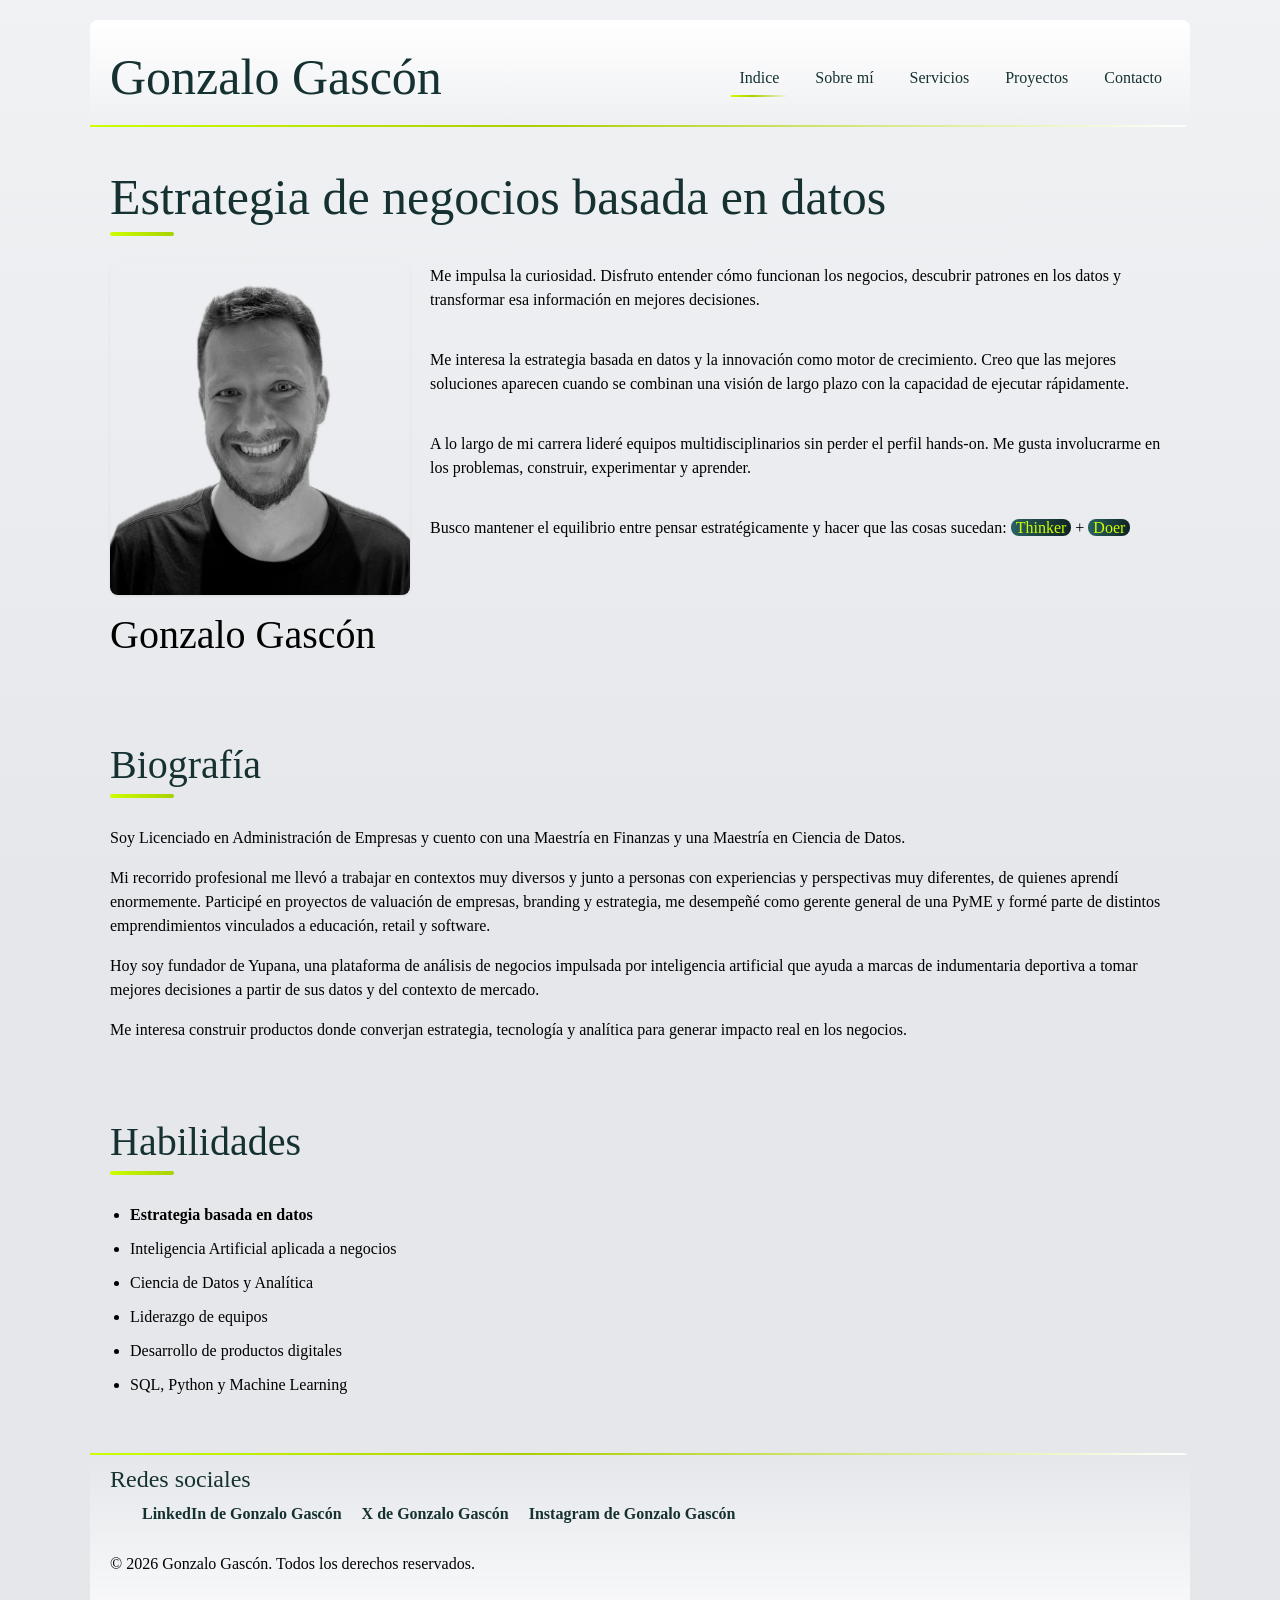
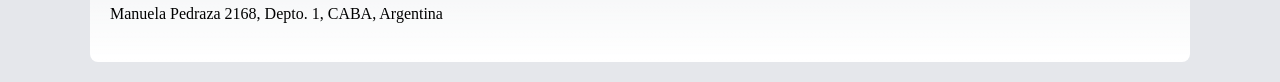
<file: index.html>
<!DOCTYPE html>
<html lang="es">

<head>
    <meta charset="UTF-8">
    <meta name="viewport" content="width=device-width, initial-scale=1.0">
    <title>Gonzalo Gascón | Estrategia de negocios basada en datos e IA</title>
    <meta name="description" content="Gonzalo Gascón, consultor de estrategia y ciencia de datos en Buenos Aires. Fundador de Yupana, plataforma de análisis de negocios con inteligencia artificial.">
    <meta name="keywords" content="estrategia de negocios, ciencia de datos, inteligencia artificial aplicada">
    <meta name="author" content="Gonzalo Gascón">
    <meta name="robots" content="index, follow">
    <link rel="stylesheet" href="https://cdn.jsdelivr.net/npm/bootstrap@5.3.3/dist/css/bootstrap.min.css">
    <!-- Animate.css: librería de animaciones 100% CSS. Se usa con clases en
         el marcado (animate__animated + el nombre de la animación) y no
         necesita JavaScript. Va ANTES de style.css para que los estilos
         propios puedan pisarla si hace falta. -->
    <link rel="stylesheet"
        href="https://cdnjs.cloudflare.com/ajax/libs/animate.css/4.1.1/animate.min.css">
    <link rel="stylesheet" href="css/style.css">
</head>

<body>

    <header class="animate__animated animate__fadeInDown">
        <nav class="navbar navbar-expand-md" aria-label="Navegación principal">
            <div class="container-fluid">

                <a class="navbar-brand" href="index.html">Gonzalo Gascón</a>

                <button class="navbar-toggler" type="button" data-bs-toggle="collapse"
                    data-bs-target="#menuPrincipal" aria-controls="menuPrincipal" aria-expanded="false"
                    aria-label="Abrir menú de navegación">
                    <span class="navbar-toggler-icon"></span>
                </button>

                <div class="collapse navbar-collapse" id="menuPrincipal">
                    <ul class="navbar-nav ms-auto">
                        <li class="nav-item"><a class="nav-link active" aria-current="page" href="#">Indice</a></li>
                        <li class="nav-item"><a class="nav-link" href="pages/sobreMi.html">Sobre mí</a></li>
                        <li class="nav-item"><a class="nav-link" href="pages/servicios.html">Servicios</a></li>
                        <li class="nav-item"><a class="nav-link" href="pages/proyectos.html">Proyectos</a></li>
                        <li class="nav-item"><a class="nav-link" href="pages/contacto.html">Contacto</a></li>
                    </ul>
                </div>

            </div>
        </nav>
    </header>

    <main>

        <section class="presentacion animate__animated animate__fadeInUp animate__delay-1s">
            <h1>Estrategia de negocios basada en datos</h1>
            <figure>
                <img src="img/gonzalo-gascon.png"
                     alt="Retrato en blanco y negro de Gonzalo Gascón, consultor de estrategia y ciencia de datos"
                     width="300">
                <figcaption>Gonzalo Gascón</figcaption>
            </figure>
            <article>
                <p>
                    Me impulsa la curiosidad. Disfruto entender cómo funcionan los negocios,
                    descubrir patrones en los datos y transformar esa información en mejores
                    decisiones.
                </p>

                <p>
                    Me interesa la estrategia basada en datos y la innovación como motor de
                    crecimiento. Creo que las mejores soluciones aparecen cuando se combinan
                    una visión de largo plazo con la capacidad de ejecutar rápidamente.
                </p>

                <p>
                    A lo largo de mi carrera lideré equipos multidisciplinarios sin perder el
                    perfil hands-on. Me gusta involucrarme en los problemas, construir,
                    experimentar y aprender.
                </p>

                <p>
                    Busco mantener el equilibrio entre pensar estratégicamente y hacer que las
                    cosas sucedan: <em>Thinker</em> +
                    <em>Doer</em>
                </p>
            </article>
        </section>

        <section>
            <h2>Biografía</h2>
            <article>
                <p>
                    Soy Licenciado en Administración de Empresas y cuento con una Maestría en
                    Finanzas y una Maestría en Ciencia de Datos.
                </p>

                <p>
                    Mi recorrido profesional me llevó a trabajar en contextos muy diversos y
                    junto a personas con experiencias y perspectivas muy diferentes, de quienes
                    aprendí enormemente. Participé en proyectos de valuación de empresas,
                    branding y estrategia, me desempeñé como gerente general de una PyME y
                    formé parte de distintos emprendimientos vinculados a educación, retail y
                    software.
                </p>

                <p>
                    Hoy soy fundador de Yupana, una plataforma de análisis de negocios
                    impulsada por inteligencia artificial que ayuda a marcas de indumentaria
                    deportiva a tomar mejores decisiones a partir de sus datos y del contexto
                    de mercado.
                </p>

                <p>
                    Me interesa construir productos donde converjan estrategia, tecnología y
                    analítica para generar impacto real en los negocios.
                </p>
            </article>
        </section>

        <section>
            <h2>Habilidades</h2>
            <ul>
                <li class="Destacado">Estrategia basada en datos</li>
                <li>Inteligencia Artificial aplicada a negocios</li>
                <li>Ciencia de Datos y Analítica</li>
                <li>Liderazgo de equipos</li>
                <li>Desarrollo de productos digitales</li>
                <li>SQL, Python y Machine Learning</li>
            </ul>
        </section>

    </main>

    <footer class="animate__animated animate__fadeIn animate__delay-2s">
        <nav aria-label="Redes sociales">
            <h2>Redes sociales</h2>
            <ul>
                <li><a href="https://www.linkedin.com/in/gongascon/" target="_blank" rel="noopener">LinkedIn de Gonzalo Gascón</a></li>
                <li><a href="https://x.com/Gonzichulo" target="_blank" rel="noopener">X de Gonzalo Gascón</a></li>
                <li><a href="https://www.instagram.com/gonzichulo/" target="_blank" rel="noopener">Instagram de Gonzalo Gascón</a></li>
            </ul>
        </nav>

        <p>&copy; 2026 Gonzalo Gascón. Todos los derechos reservados.</p>
        <address>
            Manuela Pedraza 2168, Depto. 1,
            CABA, Argentina
        </address>
    </footer>

    <script src="https://cdn.jsdelivr.net/npm/bootstrap@5.3.3/dist/js/bootstrap.bundle.min.js"></script>

</body>

</html>
</file>
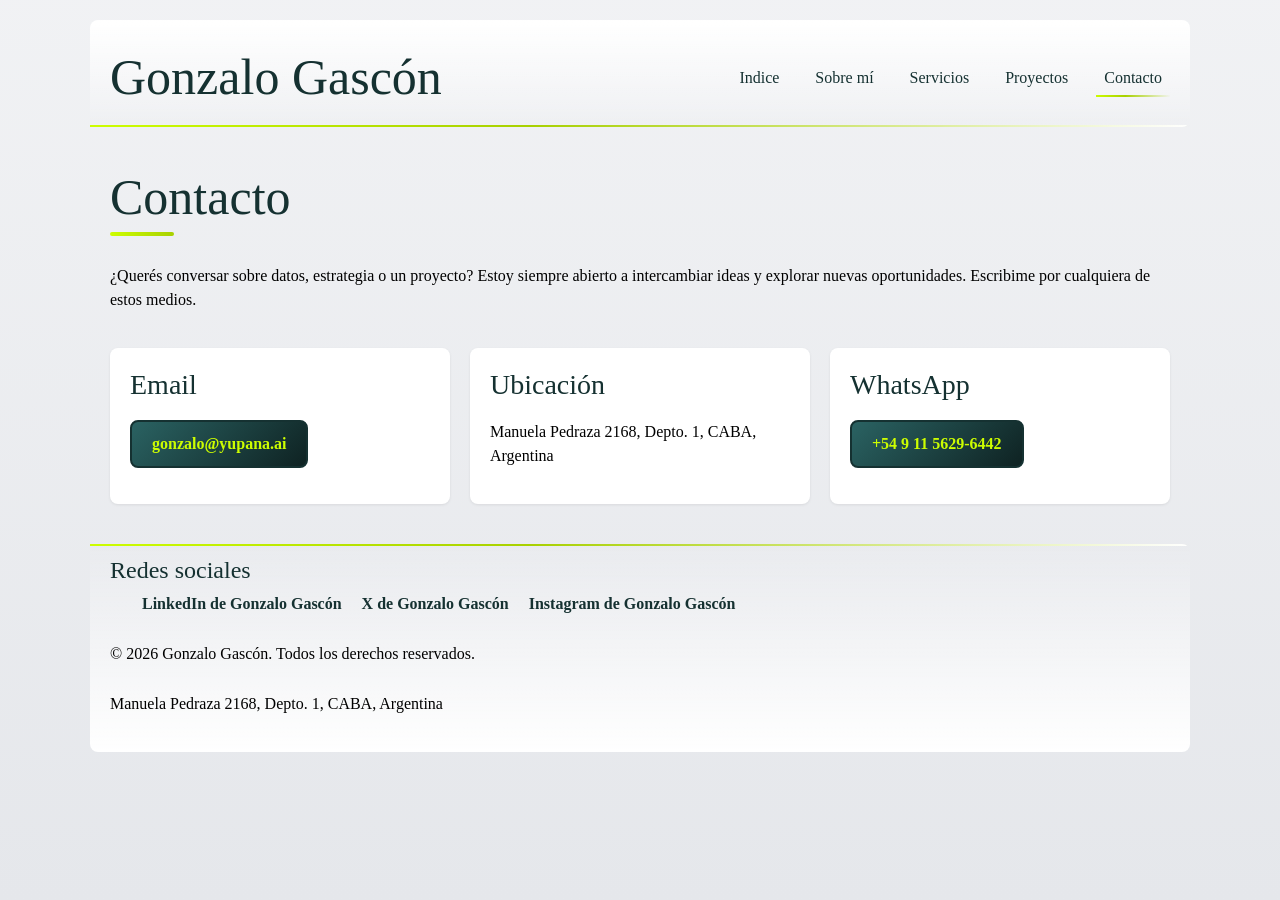
<file: pages/contacto.html>
<!DOCTYPE html>
<html lang="es">

<head>
    <meta charset="UTF-8">
    <meta name="viewport" content="width=device-width, initial-scale=1.0">
    <title>Contacto | Gonzalo Gascón, consultor de estrategia y datos</title>
    <meta name="description" content="Escribime por email o WhatsApp para conversar sobre estrategia, datos o un proyecto de negocio. Consultoría desde CABA, Argentina.">
    <meta name="keywords" content="contacto consultor de negocios, estrategia de datos, CABA Argentina">
    <meta name="author" content="Gonzalo Gascón">
    <meta name="robots" content="index, follow">
    <link rel="stylesheet" href="https://cdn.jsdelivr.net/npm/bootstrap@5.3.3/dist/css/bootstrap.min.css">
    <!-- Animate.css: librería de animaciones 100% CSS. Se usa con clases en
         el marcado (animate__animated + el nombre de la animación) y no
         necesita JavaScript. Va ANTES de style.css para que los estilos
         propios puedan pisarla si hace falta. -->
    <link rel="stylesheet"
        href="https://cdnjs.cloudflare.com/ajax/libs/animate.css/4.1.1/animate.min.css">
    <link rel="stylesheet" href="../css/style.css">
</head>

<body>

    <header class="animate__animated animate__fadeInDown">
        <nav class="navbar navbar-expand-md" aria-label="Navegación principal">
            <div class="container-fluid">

                <a class="navbar-brand" href="../index.html">Gonzalo Gascón</a>

                <button class="navbar-toggler" type="button" data-bs-toggle="collapse"
                    data-bs-target="#menuPrincipal" aria-controls="menuPrincipal" aria-expanded="false"
                    aria-label="Abrir menú de navegación">
                    <span class="navbar-toggler-icon"></span>
                </button>

                <div class="collapse navbar-collapse" id="menuPrincipal">
                    <ul class="navbar-nav ms-auto">
                        <li class="nav-item"><a class="nav-link" href="../index.html">Indice</a></li>
                        <li class="nav-item"><a class="nav-link" href="sobreMi.html">Sobre mí</a></li>
                        <li class="nav-item"><a class="nav-link" href="servicios.html">Servicios</a></li>
                        <li class="nav-item"><a class="nav-link" href="proyectos.html">Proyectos</a></li>
                        <li class="nav-item"><a class="nav-link active" aria-current="page" href="#">Contacto</a></li>
                    </ul>
                </div>

            </div>
        </nav>
    </header>

    <main>

        <section class="animate__animated animate__fadeInUp animate__delay-1s">
            <h1>Contacto</h1>
            <p>
                ¿Querés conversar sobre datos, estrategia o un proyecto?
                Estoy siempre abierto a intercambiar ideas y explorar nuevas
                oportunidades. Escribime por cualquiera de estos medios.
            </p>

            <div class="datos-contacto">
                <div class="dato">
                    <h2>Email</h2>
                    <a class="boton" href="mailto:gonzalo@yupana.ai">gonzalo@yupana.ai</a>
                </div>

                <div class="dato">
                    <h2>Ubicación</h2>
                    <address>
                        Manuela Pedraza 2168, Depto. 1,
                        CABA, Argentina
                    </address>
                </div>

                <div class="dato">
                    <h2>WhatsApp</h2>
                    <a class="boton" href="https://wa.me/5491156296442" target="_blank" rel="noopener">+54 9 11 5629-6442</a>
                </div>
            </div>
        </section>

    </main>

    <footer class="animate__animated animate__fadeIn animate__delay-2s">
        <nav aria-label="Redes sociales">
            <h2>Redes sociales</h2>
            <ul>
                <li><a href="https://www.linkedin.com/in/gongascon/" target="_blank" rel="noopener">LinkedIn de Gonzalo Gascón</a></li>
                <li><a href="https://x.com/Gonzichulo" target="_blank" rel="noopener">X de Gonzalo Gascón</a></li>
                <li><a href="https://www.instagram.com/gonzichulo/" target="_blank" rel="noopener">Instagram de Gonzalo Gascón</a></li>
            </ul>
        </nav>

        <p>&copy; 2026 Gonzalo Gascón. Todos los derechos reservados.</p>
        <address>
            Manuela Pedraza 2168, Depto. 1,
            CABA, Argentina
        </address>
    </footer>

    <script src="https://cdn.jsdelivr.net/npm/bootstrap@5.3.3/dist/js/bootstrap.bundle.min.js"></script>

</body>
</html>
</file>
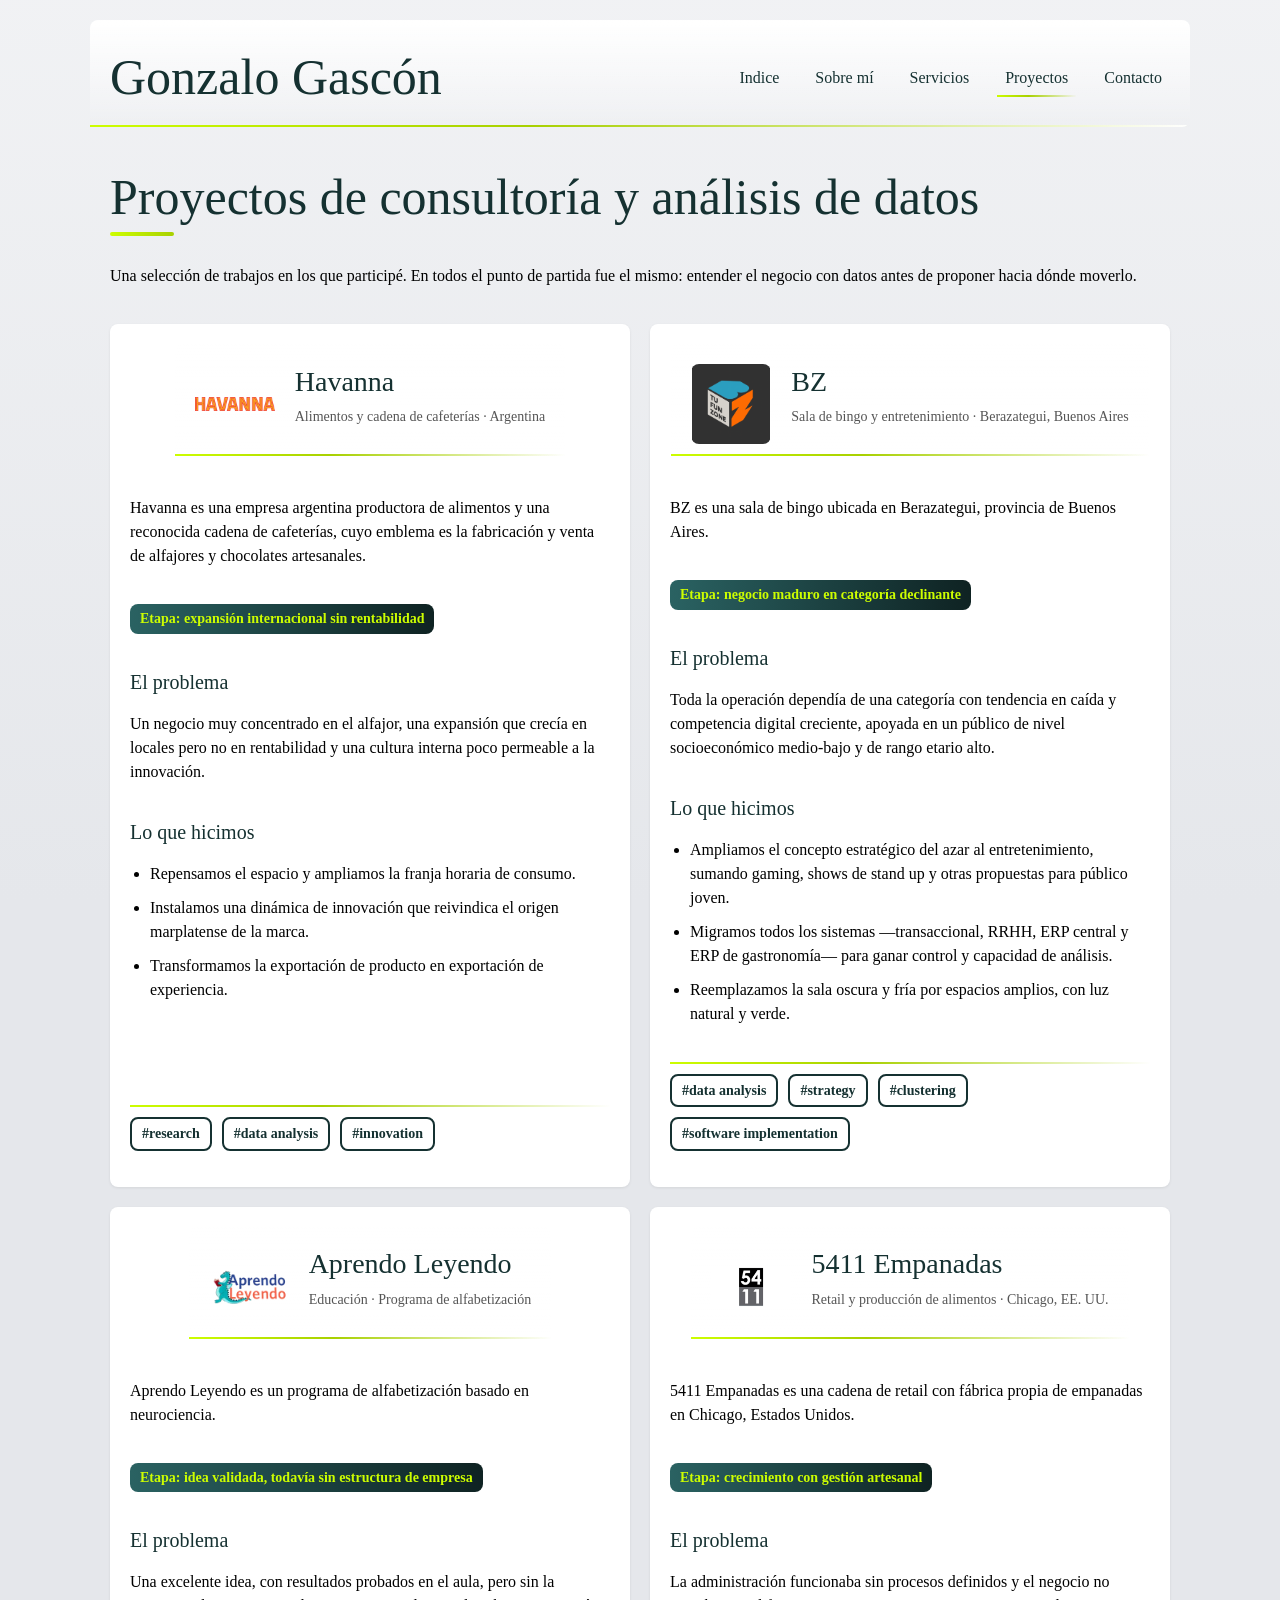
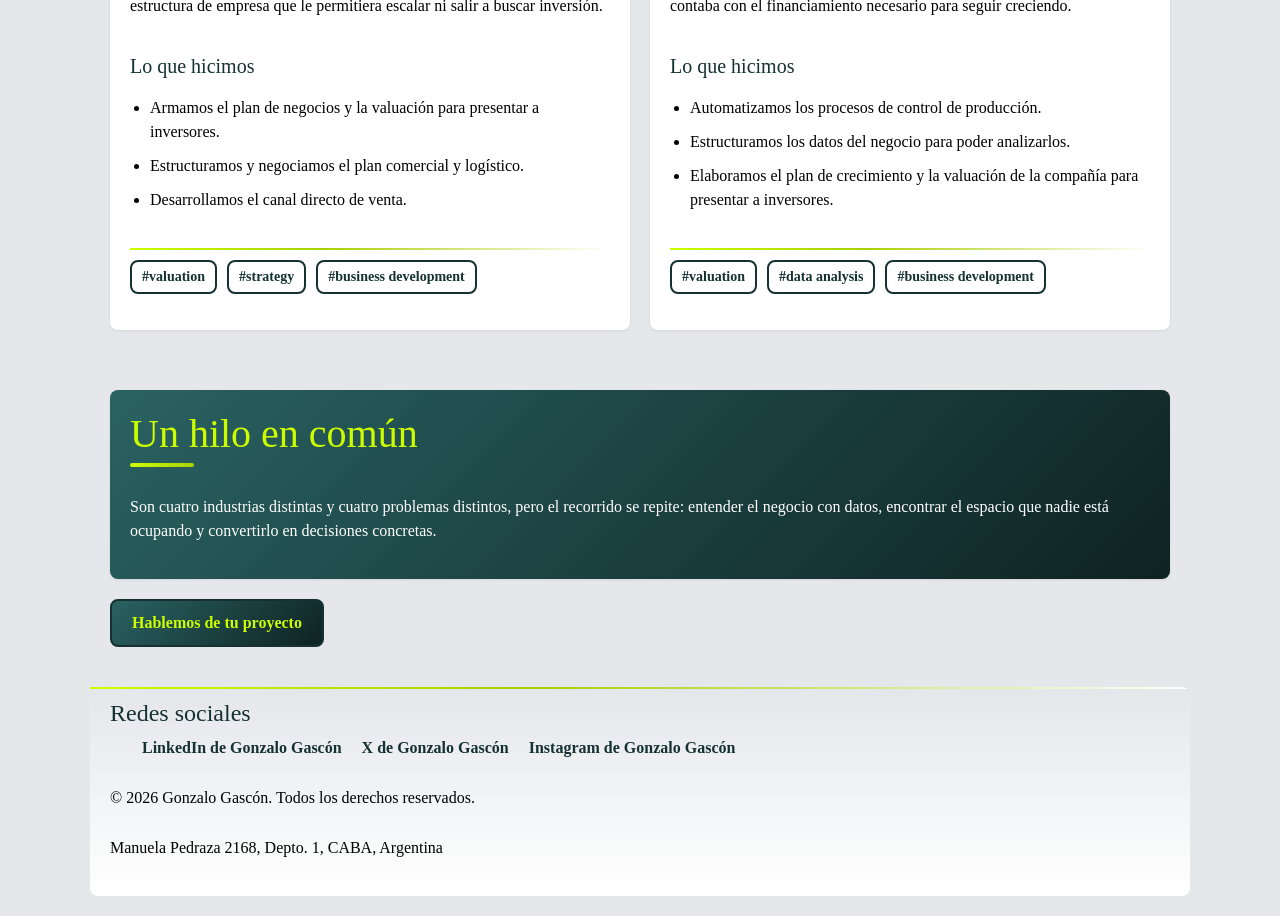
<file: pages/proyectos.html>
<!DOCTYPE html>
<html lang="es">

<head>
    <meta charset="UTF-8">
    <meta name="viewport" content="width=device-width, initial-scale=1.0">
    <title>Proyectos de consultoría y análisis de datos | Gonzalo Gascón</title>
    <meta name="description" content="Casos de trabajo con Havanna, BZ, Aprendo Leyendo y 5411 Empanadas: diagnóstico con datos, estrategia e innovación aplicada al negocio.">
    <meta name="keywords" content="casos de consultoría, análisis de datos, innovación de negocios">
    <meta name="author" content="Gonzalo Gascón">
    <meta name="robots" content="index, follow">
    <link rel="stylesheet" href="https://cdn.jsdelivr.net/npm/bootstrap@5.3.3/dist/css/bootstrap.min.css">
    <!-- Animate.css: librería de animaciones 100% CSS. Se usa con clases en
         el marcado (animate__animated + el nombre de la animación) y no
         necesita JavaScript. Va ANTES de style.css para que los estilos
         propios puedan pisarla si hace falta. -->
    <link rel="stylesheet"
        href="https://cdnjs.cloudflare.com/ajax/libs/animate.css/4.1.1/animate.min.css">
    <link rel="stylesheet" href="../css/style.css">
</head>

<body>

    <header class="animate__animated animate__fadeInDown">
        <nav class="navbar navbar-expand-md" aria-label="Navegación principal">
            <div class="container-fluid">

                <a class="navbar-brand" href="../index.html">Gonzalo Gascón</a>

                <button class="navbar-toggler" type="button" data-bs-toggle="collapse"
                    data-bs-target="#menuPrincipal" aria-controls="menuPrincipal" aria-expanded="false"
                    aria-label="Abrir menú de navegación">
                    <span class="navbar-toggler-icon"></span>
                </button>

                <div class="collapse navbar-collapse" id="menuPrincipal">
                    <ul class="navbar-nav ms-auto">
                        <li class="nav-item"><a class="nav-link" href="../index.html">Indice</a></li>
                        <li class="nav-item"><a class="nav-link" href="sobreMi.html">Sobre mí</a></li>
                        <li class="nav-item"><a class="nav-link" href="servicios.html">Servicios</a></li>
                        <li class="nav-item"><a class="nav-link active" aria-current="page" href="#">Proyectos</a></li>
                        <li class="nav-item"><a class="nav-link" href="contacto.html">Contacto</a></li>
                    </ul>
                </div>

            </div>
        </nav>
    </header>

    <main>

        <section class="animate__animated animate__fadeInUp animate__delay-1s">
            <h1>Proyectos de consultoría y análisis de datos</h1>
            <p>
                Una selección de trabajos en los que participé. En todos el
                punto de partida fue el mismo: entender el negocio con datos
                antes de proponer hacia dónde moverlo.
            </p>

            <!-- Tarjetas de proyecto: cada una cuenta la empresa, el momento que
                 atravesaba, el problema y lo que se hizo. En mobile van apiladas
                 y desde desktop pasan a dos columnas. -->
            <div class="proyectos">

                <article class="proyecto">
                    <header class="proyecto-encabezado">
                        <img class="logo" src="../img/logo-havanna.png" alt="Logo de Havanna, cadena argentina de alfajores y cafeterías">
                        <div>
                            <h2>Havanna</h2>
                            <p class="rubro">Alimentos y cadena de cafeterías · Argentina</p>
                        </div>
                    </header>

                    <p>
                        Havanna es una empresa argentina productora de alimentos y
                        una reconocida cadena de cafeterías, cuyo emblema es la
                        fabricación y venta de alfajores y chocolates artesanales.
                    </p>

                    <p class="etapa">Etapa: expansión internacional sin rentabilidad</p>

                    <div class="bloque">
                        <h3>El problema</h3>
                        <p>
                            Un negocio muy concentrado en el alfajor, una expansión
                            que crecía en locales pero no en rentabilidad y una
                            cultura interna poco permeable a la innovación.
                        </p>
                    </div>

                    <div class="bloque">
                        <h3>Lo que hicimos</h3>
                        <ul>
                            <li>Repensamos el espacio y ampliamos la franja horaria de consumo.</li>
                            <li>Instalamos una dinámica de innovación que reivindica el origen marplatense de la marca.</li>
                            <li>Transformamos la exportación de producto en exportación de experiencia.</li>
                        </ul>
                    </div>

                    <ul class="keywords">
                        <li>#research</li>
                        <li>#data analysis</li>
                        <li>#innovation</li>
                    </ul>
                </article>

                <article class="proyecto">
                    <header class="proyecto-encabezado">
                        <img class="logo" src="../img/bz-tu-fun-zone.png" alt="Logo de BZ Tu Fun Zone, sala de bingo y entretenimiento">
                        <div>
                            <h2>BZ</h2>
                            <p class="rubro">Sala de bingo y entretenimiento · Berazategui, Buenos Aires</p>
                        </div>
                    </header>

                    <p>
                        BZ es una sala de bingo ubicada en Berazategui, provincia de
                        Buenos Aires.
                    </p>

                    <p class="etapa">Etapa: negocio maduro en categoría declinante</p>

                    <div class="bloque">
                        <h3>El problema</h3>
                        <p>
                            Toda la operación dependía de una categoría con tendencia
                            en caída y competencia digital creciente, apoyada en un
                            público de nivel socioeconómico medio-bajo y de rango
                            etario alto.
                        </p>
                    </div>

                    <div class="bloque">
                        <h3>Lo que hicimos</h3>
                        <ul>
                            <li>Ampliamos el concepto estratégico del azar al entretenimiento, sumando gaming, shows de stand up y otras propuestas para público joven.</li>
                            <li>Migramos todos los sistemas —transaccional, RRHH, ERP central y ERP de gastronomía— para ganar control y capacidad de análisis.</li>
                            <li>Reemplazamos la sala oscura y fría por espacios amplios, con luz natural y verde.</li>
                        </ul>
                    </div>

                    <ul class="keywords">
                        <li>#data analysis</li>
                        <li>#strategy</li>
                        <li>#clustering</li>
                        <li>#software implementation</li>
                    </ul>
                </article>

                <article class="proyecto">
                    <header class="proyecto-encabezado">
                        <img class="logo" src="../img/aprendo-leyendo.png" alt="Logo de Aprendo Leyendo, programa de alfabetización basado en neurociencia">
                        <div>
                            <h2>Aprendo Leyendo</h2>
                            <p class="rubro">Educación · Programa de alfabetización</p>
                        </div>
                    </header>

                    <p>
                        Aprendo Leyendo es un programa de alfabetización basado en
                        neurociencia.
                    </p>

                    <p class="etapa">Etapa: idea validada, todavía sin estructura de empresa</p>

                    <div class="bloque">
                        <h3>El problema</h3>
                        <p>
                            Una excelente idea, con resultados probados en el aula,
                            pero sin la estructura de empresa que le permitiera
                            escalar ni salir a buscar inversión.
                        </p>
                    </div>

                    <div class="bloque">
                        <h3>Lo que hicimos</h3>
                        <ul>
                            <li>Armamos el plan de negocios y la valuación para presentar a inversores.</li>
                            <li>Estructuramos y negociamos el plan comercial y logístico.</li>
                            <li>Desarrollamos el canal directo de venta.</li>
                        </ul>
                    </div>

                    <ul class="keywords">
                        <li>#valuation</li>
                        <li>#strategy</li>
                        <li>#business development</li>
                    </ul>
                </article>

                <article class="proyecto">
                    <header class="proyecto-encabezado">
                        <img class="logo" src="../img/5411-empanadas.png" alt="Logo de 5411 Empanadas, cadena de empanadas argentinas en Chicago">
                        <div>
                            <h2>5411 Empanadas</h2>
                            <p class="rubro">Retail y producción de alimentos · Chicago, EE. UU.</p>
                        </div>
                    </header>

                    <p>
                        5411 Empanadas es una cadena de retail con fábrica propia de
                        empanadas en Chicago, Estados Unidos.
                    </p>

                    <p class="etapa">Etapa: crecimiento con gestión artesanal</p>

                    <div class="bloque">
                        <h3>El problema</h3>
                        <p>
                            La administración funcionaba sin procesos definidos y el
                            negocio no contaba con el financiamiento necesario para
                            seguir creciendo.
                        </p>
                    </div>

                    <div class="bloque">
                        <h3>Lo que hicimos</h3>
                        <ul>
                            <li>Automatizamos los procesos de control de producción.</li>
                            <li>Estructuramos los datos del negocio para poder analizarlos.</li>
                            <li>Elaboramos el plan de crecimiento y la valuación de la compañía para presentar a inversores.</li>
                        </ul>
                    </div>

                    <ul class="keywords">
                        <li>#valuation</li>
                        <li>#data analysis</li>
                        <li>#business development</li>
                    </ul>
                </article>

            </div>
        </section>

        <section>
            <div class="como-trabajo">
                <h2>Un hilo en común</h2>
                <p>
                    Son cuatro industrias distintas y cuatro problemas distintos,
                    pero el recorrido se repite: entender el negocio con datos,
                    encontrar el espacio que nadie está ocupando y convertirlo en
                    decisiones concretas.
                </p>
            </div>

            <a class="boton" href="contacto.html">Hablemos de tu proyecto</a>
        </section>

    </main>

    <footer class="animate__animated animate__fadeIn animate__delay-2s">
        <nav aria-label="Redes sociales">
            <h2>Redes sociales</h2>
            <ul>
                <li><a href="https://www.linkedin.com/in/gongascon/" target="_blank" rel="noopener">LinkedIn de Gonzalo Gascón</a></li>
                <li><a href="https://x.com/Gonzichulo" target="_blank" rel="noopener">X de Gonzalo Gascón</a></li>
                <li><a href="https://www.instagram.com/gonzichulo/" target="_blank" rel="noopener">Instagram de Gonzalo Gascón</a></li>
            </ul>
        </nav>

        <p>&copy; 2026 Gonzalo Gascón. Todos los derechos reservados.</p>
        <address>
            Manuela Pedraza 2168, Depto. 1,
            CABA, Argentina
        </address>
    </footer>

    <script src="https://cdn.jsdelivr.net/npm/bootstrap@5.3.3/dist/js/bootstrap.bundle.min.js"></script>

</body>
</html>
</file>
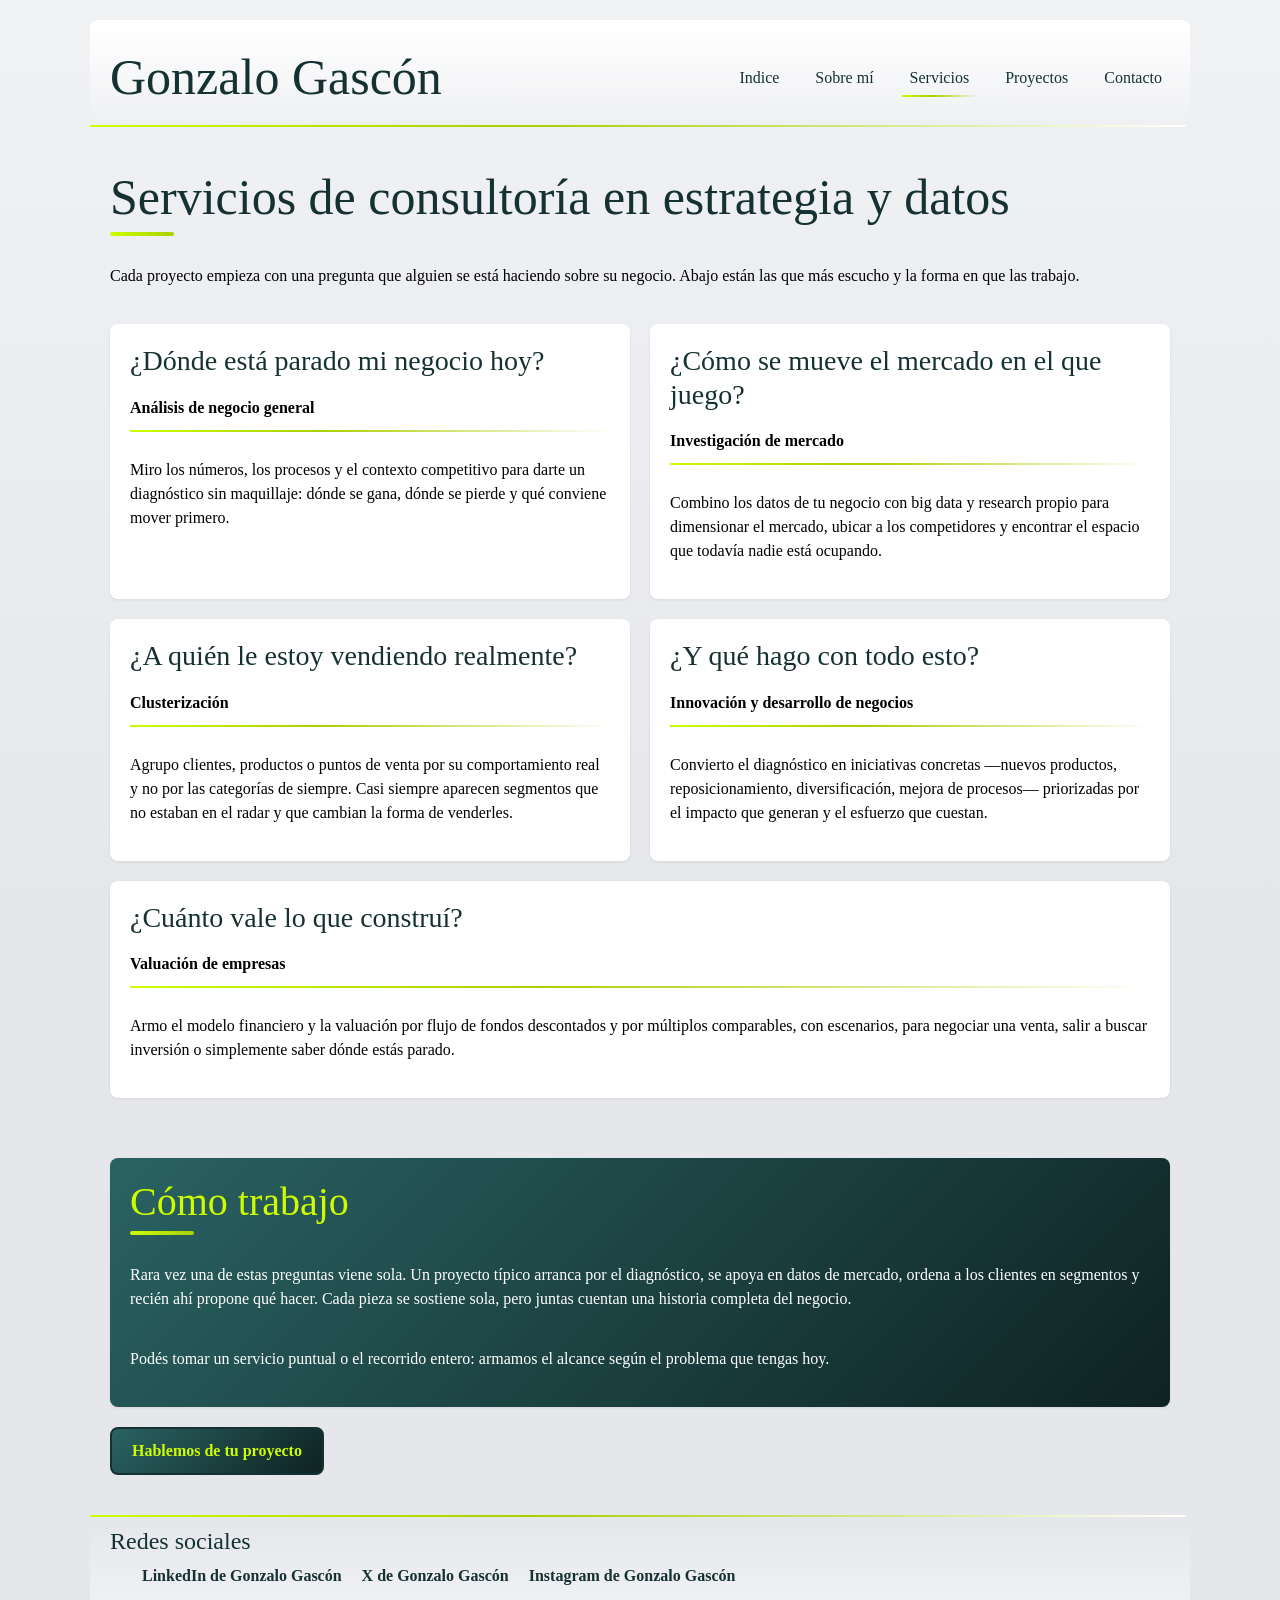
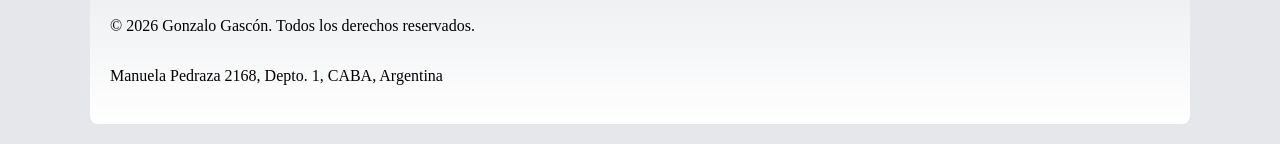
<file: pages/servicios.html>
<!DOCTYPE html>
<html lang="es">

<head>
    <meta charset="UTF-8">
    <meta name="viewport" content="width=device-width, initial-scale=1.0">
    <title>Servicios de consultoría en estrategia y datos | Gonzalo Gascón</title>
    <meta name="description" content="Análisis de negocio, investigación de mercado, clusterización de clientes, innovación y valuación de empresas con un enfoque basado en datos.">
    <meta name="keywords" content="consultoría de negocios, investigación de mercado, valuación de empresas">
    <meta name="author" content="Gonzalo Gascón">
    <meta name="robots" content="index, follow">
    <link rel="stylesheet" href="https://cdn.jsdelivr.net/npm/bootstrap@5.3.3/dist/css/bootstrap.min.css">
    <!-- Animate.css: librería de animaciones 100% CSS. Se usa con clases en
         el marcado (animate__animated + el nombre de la animación) y no
         necesita JavaScript. Va ANTES de style.css para que los estilos
         propios puedan pisarla si hace falta. -->
    <link rel="stylesheet"
        href="https://cdnjs.cloudflare.com/ajax/libs/animate.css/4.1.1/animate.min.css">
    <link rel="stylesheet" href="../css/style.css">
</head>

<body>

    <header class="animate__animated animate__fadeInDown">
        <nav class="navbar navbar-expand-md" aria-label="Navegación principal">
            <div class="container-fluid">

                <a class="navbar-brand" href="../index.html">Gonzalo Gascón</a>

                <button class="navbar-toggler" type="button" data-bs-toggle="collapse"
                    data-bs-target="#menuPrincipal" aria-controls="menuPrincipal" aria-expanded="false"
                    aria-label="Abrir menú de navegación">
                    <span class="navbar-toggler-icon"></span>
                </button>

                <div class="collapse navbar-collapse" id="menuPrincipal">
                    <ul class="navbar-nav ms-auto">
                        <li class="nav-item"><a class="nav-link" href="../index.html">Indice</a></li>
                        <li class="nav-item"><a class="nav-link" href="sobreMi.html">Sobre mí</a></li>
                        <li class="nav-item"><a class="nav-link active" aria-current="page" href="#">Servicios</a></li>
                        <li class="nav-item"><a class="nav-link" href="proyectos.html">Proyectos</a></li>
                        <li class="nav-item"><a class="nav-link" href="contacto.html">Contacto</a></li>
                    </ul>
                </div>

            </div>
        </nav>
    </header>

    <main>

        <section class="animate__animated animate__fadeInUp animate__delay-1s">
            <h1>Servicios de consultoría en estrategia y datos</h1>
            <p>
                Cada proyecto empieza con una pregunta que alguien se está
                haciendo sobre su negocio. Abajo están las que más escucho y
                la forma en que las trabajo.
            </p>

            <!-- Tarjetas de servicio: la pregunta es el título y el servicio
                 aparece como respuesta. En mobile van apiladas y desde tablet
                 pasan a dos columnas (la última ocupa el ancho completo para
                 que no quede un hueco al final de la grilla). -->
            <div class="servicios">

                <article class="servicio">
                    <h2>¿Dónde está parado mi negocio hoy?</h2>
                    <p class="Destacado">Análisis de negocio general</p>
                    <p>
                        Miro los números, los procesos y el contexto competitivo
                        para darte un diagnóstico sin maquillaje: dónde se gana,
                        dónde se pierde y qué conviene mover primero.
                    </p>
                </article>

                <article class="servicio">
                    <h2>¿Cómo se mueve el mercado en el que juego?</h2>
                    <p class="Destacado">Investigación de mercado</p>
                    <p>
                        Combino los datos de tu negocio con big data y research
                        propio para dimensionar el mercado, ubicar a los
                        competidores y encontrar el espacio que todavía nadie
                        está ocupando.
                    </p>
                </article>

                <article class="servicio">
                    <h2>¿A quién le estoy vendiendo realmente?</h2>
                    <p class="Destacado">Clusterización</p>
                    <p>
                        Agrupo clientes, productos o puntos de venta por su
                        comportamiento real y no por las categorías de siempre.
                        Casi siempre aparecen segmentos que no estaban en el
                        radar y que cambian la forma de venderles.
                    </p>
                </article>

                <article class="servicio">
                    <h2>¿Y qué hago con todo esto?</h2>
                    <p class="Destacado">Innovación y desarrollo de negocios</p>
                    <p>
                        Convierto el diagnóstico en iniciativas concretas
                        —nuevos productos, reposicionamiento, diversificación,
                        mejora de procesos— priorizadas por el impacto que
                        generan y el esfuerzo que cuestan.
                    </p>
                </article>

                <article class="servicio">
                    <h2>¿Cuánto vale lo que construí?</h2>
                    <p class="Destacado">Valuación de empresas</p>
                    <p>
                        Armo el modelo financiero y la valuación por flujo de
                        fondos descontados y por múltiplos comparables, con
                        escenarios, para negociar una venta, salir a buscar
                        inversión o simplemente saber dónde estás parado.
                    </p>
                </article>

            </div>
        </section>

        <section>
            <!-- Bloque invertido: cierra la página explicando que los cinco
                 servicios son partes de un mismo recorrido. -->
            <div class="como-trabajo">
                <h2>Cómo trabajo</h2>
                <p>
                    Rara vez una de estas preguntas viene sola. Un proyecto
                    típico arranca por el diagnóstico, se apoya en datos de
                    mercado, ordena a los clientes en segmentos y recién ahí
                    propone qué hacer. Cada pieza se sostiene sola, pero juntas
                    cuentan una historia completa del negocio.
                </p>
                <p>
                    Podés tomar un servicio puntual o el recorrido entero:
                    armamos el alcance según el problema que tengas hoy.
                </p>
            </div>

            <a class="boton" href="contacto.html">Hablemos de tu proyecto</a>
        </section>

    </main>

    <footer class="animate__animated animate__fadeIn animate__delay-2s">
        <nav aria-label="Redes sociales">
            <h2>Redes sociales</h2>
            <ul>
                <li><a href="https://www.linkedin.com/in/gongascon/" target="_blank" rel="noopener">LinkedIn de Gonzalo Gascón</a></li>
                <li><a href="https://x.com/Gonzichulo" target="_blank" rel="noopener">X de Gonzalo Gascón</a></li>
                <li><a href="https://www.instagram.com/gonzichulo/" target="_blank" rel="noopener">Instagram de Gonzalo Gascón</a></li>
            </ul>
        </nav>

        <p>&copy; 2026 Gonzalo Gascón. Todos los derechos reservados.</p>
        <address>
            Manuela Pedraza 2168, Depto. 1,
            CABA, Argentina
        </address>
    </footer>

    <script src="https://cdn.jsdelivr.net/npm/bootstrap@5.3.3/dist/js/bootstrap.bundle.min.js"></script>

</body>
</html>
</file>
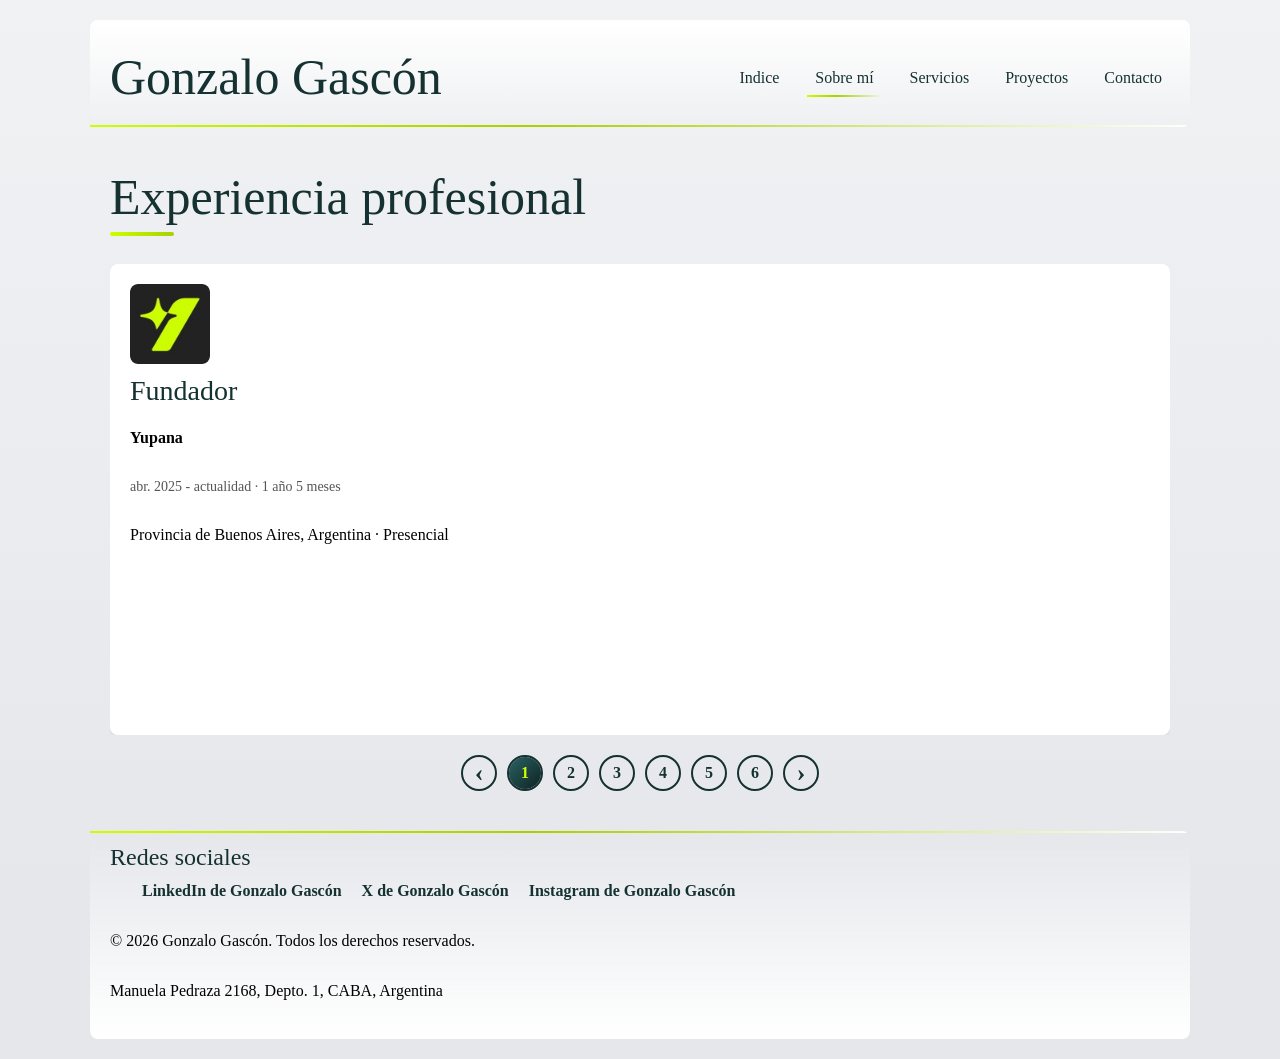
<file: pages/sobreMi.html>
<!DOCTYPE html>
<html lang="es">

<head>
    <meta charset="UTF-8">
    <meta name="viewport" content="width=device-width, initial-scale=1.0">
    <title>Sobre mí: trayectoria profesional | Gonzalo Gascón</title>
    <meta name="description" content="Trayectoria de Gonzalo Gascón: fundador de Yupana, gerente general de BZ, consultor de estrategia y analista financiero en Argentina y Estados Unidos.">
    <meta name="keywords" content="trayectoria profesional, consultor de estrategia, analista financiero">
    <meta name="author" content="Gonzalo Gascón">
    <meta name="robots" content="index, follow">
    <link rel="stylesheet" href="https://cdn.jsdelivr.net/npm/bootstrap@5.3.3/dist/css/bootstrap.min.css">
    <!-- Animate.css: librería de animaciones 100% CSS. Se usa con clases en
         el marcado (animate__animated + el nombre de la animación) y no
         necesita JavaScript. Va ANTES de style.css para que los estilos
         propios puedan pisarla si hace falta. -->
    <link rel="stylesheet"
        href="https://cdnjs.cloudflare.com/ajax/libs/animate.css/4.1.1/animate.min.css">
    <link rel="stylesheet" href="../css/style.css">
</head>

<body>

    <header class="animate__animated animate__fadeInDown">
        <nav class="navbar navbar-expand-md" aria-label="Navegación principal">
            <div class="container-fluid">

                <a class="navbar-brand" href="../index.html">Gonzalo Gascón</a>

                <button class="navbar-toggler" type="button" data-bs-toggle="collapse"
                    data-bs-target="#menuPrincipal" aria-controls="menuPrincipal" aria-expanded="false"
                    aria-label="Abrir menú de navegación">
                    <span class="navbar-toggler-icon"></span>
                </button>

                <div class="collapse navbar-collapse" id="menuPrincipal">
                    <ul class="navbar-nav ms-auto">
                        <li class="nav-item"><a class="nav-link" href="../index.html">Indice</a></li>
                        <li class="nav-item"><a class="nav-link active" aria-current="page" href="#">Sobre mí</a></li>
                        <li class="nav-item"><a class="nav-link" href="servicios.html">Servicios</a></li>
                        <li class="nav-item"><a class="nav-link" href="proyectos.html">Proyectos</a></li>
                        <li class="nav-item"><a class="nav-link" href="contacto.html">Contacto</a></li>
                    </ul>
                </div>

            </div>
        </nav>
    </header>

    <main>

        <section class="animate__animated animate__fadeInUp animate__delay-1s">
            <h1>Experiencia profesional</h1>

            <!-- Carrusel (componente de Bootstrap): las tarjetas se muestran de
                 a una y se navega arrastrando de costado o con los botones de
                 abajo. Los botones usan data-bs-slide-to en lugar de enlaces a
                 un ancla, así que la página no se reacomoda al cambiar de
                 tarjeta: sólo cambia el contenido del carrusel. -->
            <div id="carruselExperiencia" class="carousel carrusel">
                <div class="carousel-inner">

                    <div class="carousel-item active">
                        <article class="experiencia">
                            <img class="logo" src="../img/logo-yupana.jpeg" alt="Logo de Yupana, plataforma de análisis de negocios con inteligencia artificial">
                            <h2>Fundador</h2>
                            <p class="empresa">Yupana</p>
                            <p class="periodo">abr. 2025 - actualidad · 1 año 5 meses</p>
                            <p>Provincia de Buenos Aires, Argentina · Presencial</p>
                        </article>
                    </div>

                    <div class="carousel-item">
                        <article class="experiencia">
                            <img class="logo" src="../img/logo-bz.jpeg" alt="Logo de BZ, sala de bingo y entretenimiento de Berazategui">
                            <h2>Gerente general</h2>
                            <p class="empresa">BZ</p>
                            <p class="periodo">ago. 2022 - actualidad · 4 años 1 mes</p>
                            <p class="Destacado">Cambio cultural con foco en clientes</p>
                            <ul>
                                <li>Digital: Gestionar con datos e innovar</li>
                                <li>Rebranding: De azar a entretenimiento</li>
                                <li>Diversificación: Gaming</li>
                                <li>Equipo: Empoderamiento y capacitación</li>
                            </ul>
                        </article>
                    </div>

                    <div class="carousel-item">
                        <article class="experiencia">
                            <img class="logo" src="../img/logo-independiente.png" alt="Ícono de consultoría independiente en estrategia de negocios">
                            <h2>Consultor de estrategia de negocios</h2>
                            <p class="empresa">Independiente</p>
                            <p class="periodo">jul. 2016 - dic. 2025 · 9 años 6 meses</p>
                            <p class="Destacado">Estrategia e innovación basada en datos</p>
                            <ul>
                                <li>Fuentes: Datos del negocio + Big data + Investigación de mercado</li>
                                <li>Propuestas: Innovación y mejora de procesos / Reposicionamiento /
                                    Clustering / Diversificación / Reestructuración</li>
                            </ul>
                        </article>
                    </div>

                    <div class="carousel-item">
                        <article class="experiencia">
                            <img class="logo" src="../img/logo-sci-extendeal.png" alt="Logo de SCI, Solución de Compras Integral">
                            <h2>Gerente general</h2>
                            <p class="empresa">SCI - Solución de Compras Integral</p>
                            <p class="periodo">feb. 2016 - jul. 2016 · 6 meses · Argentina</p>
                            <p class="Destacado">Experiencia startup</p>
                            <ul>
                                <li>Definición de propuesta estratégica</li>
                                <li>Armado de equipos</li>
                                <li>Gestión del caos</li>
                            </ul>
                        </article>
                    </div>

                    <div class="carousel-item">
                        <article class="experiencia">
                            <img class="logo" src="../img/logo-moiguer.jpeg" alt="Logo de Compañía de Negocios Moiguer">
                            <h2>Analista de proyectos</h2>
                            <p class="empresa">Compañía de Negocios Moiguer</p>
                            <p class="periodo">oct. 2012 - feb. 2016 · 3 años 5 meses</p>
                            <p class="Destacado">Proyectos de estrategia y desarrollo de negocios</p>
                            <ul>
                                <li>Fuentes: Investigación de mercado + Información de negocio + Otras fuentes</li>
                                <li>Propuestas: Branding y reposicionamiento / Desarrollo de negocios / Innovación</li>
                            </ul>
                        </article>
                    </div>

                    <div class="carousel-item">
                        <article class="experiencia">
                            <img class="logo" src="../img/logo-crisil.jpeg" alt="Logo de CRISIL Global Research &amp; Analytics">
                            <h2>Analista financiero</h2>
                            <p class="empresa">CRISIL Global Research &amp; Analytics (a Standard &amp; Poor's Company)</p>
                            <p class="periodo">ago. 2010 - mar. 2012 · 1 año 8 meses</p>
                            <p class="Destacado">Análisis y valuación de empresas</p>
                            <ul>
                                <li>Research y valuación de acciones del mercado de EEUU</li>
                                <li>Cliente: Merrill Lynch</li>
                            </ul>
                        </article>
                    </div>

                </div>

                <!-- Indicadores: cada botón muestra la tarjeta de esa posición
                     (se cuenta desde 0). Van acá adentro, y no después del
                     carrusel, porque Bootstrap busca los indicadores dentro
                     del .carousel para marcar con .active el que corresponde. -->
                <nav class="carousel-indicators carrusel-nav">
                    <!-- Flechas: usan data-bs-slide (prev/next) en vez de
                         data-bs-slide-to, así que avanzan una tarjeta desde
                         donde estés. Van en la misma fila que los números para
                         no tener que superponerlas sobre la tarjeta. -->
                    <button type="button" class="carrusel-flecha"
                        data-bs-target="#carruselExperiencia" data-bs-slide="prev"
                        aria-label="Experiencia anterior">&lsaquo;</button>

                    <button type="button" class="active" aria-current="true"
                        data-bs-target="#carruselExperiencia" data-bs-slide-to="0"
                        aria-label="Ver experiencia 1">1</button>
                    <button type="button" data-bs-target="#carruselExperiencia" data-bs-slide-to="1"
                        aria-label="Ver experiencia 2">2</button>
                    <button type="button" data-bs-target="#carruselExperiencia" data-bs-slide-to="2"
                        aria-label="Ver experiencia 3">3</button>
                    <button type="button" data-bs-target="#carruselExperiencia" data-bs-slide-to="3"
                        aria-label="Ver experiencia 4">4</button>
                    <button type="button" data-bs-target="#carruselExperiencia" data-bs-slide-to="4"
                        aria-label="Ver experiencia 5">5</button>
                    <button type="button" data-bs-target="#carruselExperiencia" data-bs-slide-to="5"
                        aria-label="Ver experiencia 6">6</button>

                    <button type="button" class="carrusel-flecha"
                        data-bs-target="#carruselExperiencia" data-bs-slide="next"
                        aria-label="Experiencia siguiente">&rsaquo;</button>
                </nav>

            </div>
        </section>

    </main>

    <footer class="animate__animated animate__fadeIn animate__delay-2s">
        <nav aria-label="Redes sociales">
            <h2>Redes sociales</h2>
            <ul>
                <li><a href="https://www.linkedin.com/in/gongascon/" target="_blank" rel="noopener">LinkedIn de Gonzalo Gascón</a></li>
                <li><a href="https://x.com/Gonzichulo" target="_blank" rel="noopener">X de Gonzalo Gascón</a></li>
                <li><a href="https://www.instagram.com/gonzichulo/" target="_blank" rel="noopener">Instagram de Gonzalo Gascón</a></li>
            </ul>
        </nav>

        <p>&copy; 2026 Gonzalo Gascón. Todos los derechos reservados.</p>
        <address>
            Manuela Pedraza 2168, Depto. 1,
            CABA, Argentina
        </address>
    </footer>

    <script src="https://cdn.jsdelivr.net/npm/bootstrap@5.3.3/dist/js/bootstrap.bundle.min.js"></script>

</body>
</html>
</file>
<file: css/style.css>
@charset "UTF-8";
.proyecto, .servicio, .dato, .experiencia {
  display: flex;
  flex-direction: column;
  gap: 10px;
  padding: 20px;
  background-color: #ffffff;
  border-radius: 8px;
  box-shadow: 0 1px 3px rgba(0, 0, 0, 0.08);
}

.proyecto, .servicio, .dato {
  transition: transform 0.3s ease-in-out, box-shadow 0.3s ease-in-out;
}
.proyecto:hover, .servicio:hover, .dato:hover, .proyecto:focus-within, .servicio:focus-within, .dato:focus-within {
  transform: translateY(-4px);
  box-shadow: 0 8px 20px rgba(21, 49, 49, 0.18);
}

.proyecto h2, .servicio h2, .dato h2, .experiencia h2 {
  font-family: "Bebas Neue", "Helvetica Neue";
  font-weight: 400;
  font-size: 24px;
  color: #153131;
}
.proyecto h2::after, .servicio h2::after, .dato h2::after, .experiencia h2::after {
  content: none;
}
@media (min-width: 1024px) {
  .proyecto h2, .servicio h2, .dato h2, .experiencia h2 {
    font-size: 28px;
  }
}

.proyecto .etapa, .proyecto .keywords li {
  padding: 5px 10px;
  border-radius: 8px;
  font-size: 14px;
  font-weight: bold;
  line-height: 1.4;
}

a.boton, .dato a, footer nav ul a, header .navbar-brand, header .nav-link, article a,
footer a {
  text-decoration: none;
  transition: color 0.2s ease-in-out, background-color 0.2s ease-in-out;
}

a:focus-visible,
button:focus-visible {
  outline: 2px solid #153131;
  outline-offset: 5px;
}

/*! ==========================================================================
 * style.css — ARCHIVO GENERADO. No editar a mano.
 * Se compila desde scss/main.scss con: sass scss/main.scss css/style.css
 * ========================================================================== */
* {
  margin: 0;
  padding: 0;
  box-sizing: border-box;
}

body {
  font-family: "Roboto", "open sans";
  font-size: 16px;
  font-weight: 400;
  color: #000000;
  padding: 20px;
  background-color: #e5e7eb;
  background-image: linear-gradient(to bottom, rgb(94.3921568627%, 94.8235294118%, 95.6862745098%), #e5e7eb);
  min-height: 100vh;
  background-attachment: fixed;
}
@media (max-width: 480px) {
  body {
    padding: 10px;
  }
}

img {
  max-width: 100%;
  height: auto;
}

main {
  display: flex;
  flex-direction: column;
  gap: 20px;
}
@media (min-width: 1024px) {
  main {
    max-width: 1100px;
    margin-inline: auto;
  }
}

section {
  display: flex;
  flex-direction: column;
  gap: 20px;
  padding: 20px;
}
@media (max-width: 480px) {
  section {
    padding: 10px 0;
  }
}
section ul {
  display: flex;
  flex-direction: column;
  gap: 10px;
  padding-left: 20px;
}

h1 {
  font-family: "Bebas Neue", "Helvetica Neue";
  font-weight: 400;
  font-size: 36px;
  color: #153131;
}
@media (min-width: 1024px) {
  h1 {
    font-size: 50px;
  }
}

h2 {
  font-family: "Bebas Neue", "Helvetica Neue";
  font-weight: 400;
  font-size: 32px;
  color: #153131;
}
@media (min-width: 1024px) {
  h2 {
    font-size: 40px;
  }
}

h1::after,
h2::after {
  content: "";
  display: block;
  width: 64px;
  max-width: 100%;
  height: 4px;
  margin-top: 5px;
  border-radius: 4px;
  background-image: linear-gradient(to right, #cdfe00, rgb(65.9215686275%, 81.6784313725%, 0%));
  transform-origin: left;
  animation-name: crecer-linea;
  animation-duration: 0.3s;
  animation-delay: 0.12s;
  animation-timing-function: ease-in-out;
  animation-fill-mode: backwards;
}

figcaption {
  font-family: "Jakobs Handwriting 2", "open sans";
  font-size: 40px;
}

article p em {
  padding: 0 5px;
  border-radius: 8px;
  background-image: linear-gradient(to right, rgb(16.5176470588%, 38.5411764706%, 38.5411764706%), rgb(5.7647058824%, 13.4509803922%, 13.4509803922%));
  color: #ffffff;
  color: #cdfe00;
  font-style: normal;
}

.Destacado {
  font-weight: bold;
}

@keyframes subir {
  from {
    opacity: 0;
    transform: translateY(16px);
  }
  to {
    opacity: 1;
    transform: translateY(0);
  }
}
@keyframes entrar-izquierda {
  from {
    opacity: 0;
    transform: translateX(-16px);
  }
  to {
    opacity: 1;
    transform: translateX(0);
  }
}
@keyframes aparecer {
  from {
    opacity: 0;
  }
  to {
    opacity: 1;
  }
}
@keyframes crecer-linea {
  from {
    transform: scaleX(0);
  }
  to {
    transform: scaleX(1);
  }
}
@media (prefers-reduced-motion: reduce) {
  *,
  *::before,
  *::after {
    animation-duration: 0.01ms !important;
    animation-iteration-count: 1 !important;
    transition-duration: 0.01ms !important;
    scroll-behavior: auto !important;
  }
}
header {
  padding: 20px;
  margin-bottom: 20px;
  background-image: linear-gradient(to bottom, #ffffff, transparent);
  border-radius: 8px;
  border-image: linear-gradient(to right, #cdfe00, rgb(65.9215686275%, 81.6784313725%, 0%) 40%, transparent) 1;
  padding-bottom: 10px;
  border-bottom: 2px solid #cdfe00;
}
@media (max-width: 480px) {
  header {
    padding: 10px;
  }
}
@media (min-width: 1024px) {
  header {
    max-width: 1100px;
    margin-inline: auto;
  }
}

header .navbar {
  --bs-navbar-padding-y: 0;
  --bs-navbar-padding-x: 0;
  --bs-navbar-color: #153131;
  --bs-navbar-hover-color: #cdfe00;
  --bs-navbar-active-color: #153131;
  --bs-navbar-brand-color: #153131;
  --bs-navbar-brand-hover-color: #153131;
  --bs-navbar-toggler-border-color: #153131;
  --bs-navbar-toggler-focus-width: 0.2rem;
}
header .navbar > .container-fluid {
  padding-inline: 0;
}
header .navbar-brand {
  font-family: "Bebas Neue", "Helvetica Neue";
  font-weight: 400;
  font-size: 36px;
  color: #153131;
  margin: 0;
  padding: 0;
}
@media (min-width: 1024px) {
  header .navbar-brand {
    font-size: 50px;
  }
}
@media (max-width: 480px) {
  header .navbar-brand {
    font-size: 32px;
  }
}
header .navbar-toggler-icon {
  background-image: url("data:image/svg+xml,%3csvg xmlns='http://www.w3.org/2000/svg' viewBox='0 0 30 30'%3e%3cpath stroke='%23153131' stroke-linecap='round' stroke-miterlimit='10' stroke-width='2' d='M4 7h22M4 15h22M4 23h22'/%3e%3c/svg%3e");
}
header .nav-link {
  border-radius: 8px;
  padding-inline: 10px;
}
header .navbar-nav {
  gap: 12px;
}
@media (min-width: 768px) {
  header .navbar-nav {
    gap: 20px;
  }
}
header .navbar-nav .nav-link:hover, header .navbar-nav .nav-link:focus {
  background-image: linear-gradient(to right, rgb(16.5176470588%, 38.5411764706%, 38.5411764706%), rgb(5.7647058824%, 13.4509803922%, 13.4509803922%));
  color: #ffffff;
  color: #cdfe00;
}
header .navbar-nav .nav-link.active {
  border-image: linear-gradient(to right, #cdfe00, rgb(65.9215686275%, 81.6784313725%, 0%) 40%, transparent) 1;
  padding-bottom: 10px;
  border-bottom: 2px solid #cdfe00;
  padding-bottom: 5px;
}

.servicios {
  display: grid;
  grid-template-columns: repeat(1, 1fr);
  gap: 20px;
}
.servicios .servicio:nth-child(1) {
  animation-name: subir;
  animation-duration: 0.6s;
  animation-delay: 0.12s;
  animation-timing-function: ease-in-out;
  animation-fill-mode: backwards;
}
.servicios .servicio:nth-child(2) {
  animation-name: subir;
  animation-duration: 0.6s;
  animation-delay: 0.24s;
  animation-timing-function: ease-in-out;
  animation-fill-mode: backwards;
}
.servicios .servicio:nth-child(3) {
  animation-name: subir;
  animation-duration: 0.6s;
  animation-delay: 0.36s;
  animation-timing-function: ease-in-out;
  animation-fill-mode: backwards;
}
.servicios .servicio:nth-child(4) {
  animation-name: subir;
  animation-duration: 0.6s;
  animation-delay: 0.48s;
  animation-timing-function: ease-in-out;
  animation-fill-mode: backwards;
}
.servicios .servicio:nth-child(5) {
  animation-name: subir;
  animation-duration: 0.6s;
  animation-delay: 0.6s;
  animation-timing-function: ease-in-out;
  animation-fill-mode: backwards;
}
.servicios .servicio:nth-child(6) {
  animation-name: subir;
  animation-duration: 0.6s;
  animation-delay: 0.72s;
  animation-timing-function: ease-in-out;
  animation-fill-mode: backwards;
}
.servicios .servicio:nth-child(7) {
  animation-name: subir;
  animation-duration: 0.6s;
  animation-delay: 0.84s;
  animation-timing-function: ease-in-out;
  animation-fill-mode: backwards;
}
@media (min-width: 768px) {
  .servicios {
    grid-template-columns: repeat(2, 1fr);
  }
  .servicios .servicio:last-child {
    grid-column: 1/-1;
  }
}

.proyectos {
  display: grid;
  grid-template-columns: repeat(1, 1fr);
  gap: 20px;
}
.proyectos .proyecto:nth-child(1) {
  animation-name: subir;
  animation-duration: 0.6s;
  animation-delay: 0.12s;
  animation-timing-function: ease-in-out;
  animation-fill-mode: backwards;
}
.proyectos .proyecto:nth-child(2) {
  animation-name: subir;
  animation-duration: 0.6s;
  animation-delay: 0.24s;
  animation-timing-function: ease-in-out;
  animation-fill-mode: backwards;
}
.proyectos .proyecto:nth-child(3) {
  animation-name: subir;
  animation-duration: 0.6s;
  animation-delay: 0.36s;
  animation-timing-function: ease-in-out;
  animation-fill-mode: backwards;
}
.proyectos .proyecto:nth-child(4) {
  animation-name: subir;
  animation-duration: 0.6s;
  animation-delay: 0.48s;
  animation-timing-function: ease-in-out;
  animation-fill-mode: backwards;
}
.proyectos .proyecto:nth-child(5) {
  animation-name: subir;
  animation-duration: 0.6s;
  animation-delay: 0.6s;
  animation-timing-function: ease-in-out;
  animation-fill-mode: backwards;
}
.proyectos .proyecto:nth-child(6) {
  animation-name: subir;
  animation-duration: 0.6s;
  animation-delay: 0.72s;
  animation-timing-function: ease-in-out;
  animation-fill-mode: backwards;
}
.proyectos .proyecto:nth-child(7) {
  animation-name: subir;
  animation-duration: 0.6s;
  animation-delay: 0.84s;
  animation-timing-function: ease-in-out;
  animation-fill-mode: backwards;
}
@media (min-width: 1024px) {
  .proyectos {
    grid-template-columns: repeat(2, 1fr);
    align-items: stretch;
  }
}

.datos-contacto {
  display: grid;
  grid-template-columns: repeat(1, 1fr);
  gap: 20px;
}
.datos-contacto .dato:nth-child(1) {
  animation-name: subir;
  animation-duration: 0.6s;
  animation-delay: 0.12s;
  animation-timing-function: ease-in-out;
  animation-fill-mode: backwards;
}
.datos-contacto .dato:nth-child(2) {
  animation-name: subir;
  animation-duration: 0.6s;
  animation-delay: 0.24s;
  animation-timing-function: ease-in-out;
  animation-fill-mode: backwards;
}
.datos-contacto .dato:nth-child(3) {
  animation-name: subir;
  animation-duration: 0.6s;
  animation-delay: 0.36s;
  animation-timing-function: ease-in-out;
  animation-fill-mode: backwards;
}
.datos-contacto .dato:nth-child(4) {
  animation-name: subir;
  animation-duration: 0.6s;
  animation-delay: 0.48s;
  animation-timing-function: ease-in-out;
  animation-fill-mode: backwards;
}
.datos-contacto .dato:nth-child(5) {
  animation-name: subir;
  animation-duration: 0.6s;
  animation-delay: 0.6s;
  animation-timing-function: ease-in-out;
  animation-fill-mode: backwards;
}
.datos-contacto .dato:nth-child(6) {
  animation-name: subir;
  animation-duration: 0.6s;
  animation-delay: 0.72s;
  animation-timing-function: ease-in-out;
  animation-fill-mode: backwards;
}
.datos-contacto .dato:nth-child(7) {
  animation-name: subir;
  animation-duration: 0.6s;
  animation-delay: 0.84s;
  animation-timing-function: ease-in-out;
  animation-fill-mode: backwards;
}
@media (min-width: 768px) {
  .datos-contacto {
    grid-template-columns: repeat(2, 1fr);
  }
}
@media (min-width: 1024px) {
  .datos-contacto {
    grid-template-columns: repeat(3, 1fr);
  }
}

footer {
  display: flex;
  flex-direction: column;
  gap: 10px;
  padding: 20px;
  margin-top: 20px;
  background-image: linear-gradient(to bottom, transparent, #ffffff);
  border-radius: 8px;
  border-image: linear-gradient(to right, #cdfe00, rgb(65.9215686275%, 81.6784313725%, 0%) 40%, transparent) 1;
  padding-top: 10px;
  border-top: 2px solid #cdfe00;
}
@media (max-width: 480px) {
  footer {
    padding: 10px;
  }
}
@media (min-width: 1024px) {
  footer {
    max-width: 1100px;
    margin-inline: auto;
  }
}
footer nav ul {
  list-style: none;
  display: flex;
  flex-wrap: wrap;
  gap: 20px;
}
footer h2 {
  font-size: 24px;
}
footer h2::after {
  content: none;
}
footer nav ul a {
  position: relative;
  color: #153131;
  font-weight: bold;
}
footer nav ul a::after {
  content: "";
  position: absolute;
  left: 0;
  right: 0;
  bottom: -5px;
  height: 2px;
  border-radius: 4px;
  background-image: linear-gradient(to right, #cdfe00, rgb(65.9215686275%, 81.6784313725%, 0%));
  transform: scaleX(0);
  transform-origin: left;
  transition: transform 0.3s ease-in-out;
}
footer nav ul a:hover::after, footer nav ul a:focus-visible::after {
  transform: scaleX(1);
}

.servicio .Destacado {
  border-image: linear-gradient(to right, #cdfe00, rgb(65.9215686275%, 81.6784313725%, 0%) 40%, transparent) 1;
  padding-bottom: 10px;
  border-bottom: 2px solid #cdfe00;
}

.dato a {
  color: #153131;
}

.experiencia {
  height: 100%;
}
.experiencia .logo {
  width: 80px;
  height: 80px;
  object-fit: contain;
  border-radius: 8px;
  transition: transform 0.3s ease-in-out;
}
.experiencia:hover .logo {
  transform: scale(1.08);
}
.experiencia .empresa {
  font-weight: bold;
}
.experiencia .periodo {
  font-size: 14px;
  color: #555555;
}

.como-trabajo {
  display: flex;
  flex-direction: column;
  gap: 20px;
  padding: 20px;
  background-color: #153131;
  border-radius: 8px;
  background-image: linear-gradient(135deg, rgb(16.5176470588%, 38.5411764706%, 38.5411764706%), rgb(5.7647058824%, 13.4509803922%, 13.4509803922%));
  color: #ffffff;
  box-shadow: 0 1px 3px rgba(0, 0, 0, 0.08);
}
.como-trabajo h2 {
  color: #cdfe00;
}

a.boton {
  display: inline-block;
  align-self: start;
  padding: 10px 20px;
  border: 2px solid #153131;
  border-radius: 8px;
  font-weight: bold;
  background-image: linear-gradient(135deg, rgb(16.5176470588%, 38.5411764706%, 38.5411764706%), rgb(5.7647058824%, 13.4509803922%, 13.4509803922%));
  color: #ffffff;
  color: #cdfe00;
  transition: color 0.2s ease-in-out, background-color 0.2s ease-in-out, box-shadow 0.2s ease-in-out, transform 0.1s ease-in-out;
}
a.boton:hover, a.boton:focus-visible {
  background-image: linear-gradient(135deg, #cdfe00, rgb(65.9215686275%, 81.6784313725%, 0%));
  color: #153131;
  transform: translateY(-2px);
  box-shadow: 0 8px 20px rgba(21, 49, 49, 0.18);
}
a.boton:active {
  background-image: linear-gradient(135deg, #cdfe00, rgb(65.9215686275%, 81.6784313725%, 0%));
  color: #153131;
  transform: translateY(2px);
  box-shadow: none;
}
@media (max-width: 480px) {
  a.boton {
    align-self: stretch;
    text-align: center;
    overflow-wrap: anywhere;
  }
}

.presentacion {
  display: grid;
  gap: 20px;
  grid-template-areas: "titulo" "foto" "texto";
}
.presentacion h1 {
  grid-area: titulo;
}
.presentacion figure {
  grid-area: foto;
  display: flex;
  flex-direction: column;
  gap: 10px;
}
.presentacion img {
  animation-name: entrar-izquierda;
  animation-duration: 0.9s;
  animation-delay: 0s;
  animation-timing-function: ease-in-out;
  animation-fill-mode: backwards;
  border-radius: 8px;
  box-shadow: 0 1px 3px rgba(0, 0, 0, 0.08);
  transition: transform 0.3s ease-in-out, box-shadow 0.3s ease-in-out;
}
.presentacion figure:hover img {
  transform: translateY(-4px);
  box-shadow: 0 8px 20px rgba(21, 49, 49, 0.18);
}
.presentacion figcaption {
  animation-name: aparecer;
  animation-duration: 0.9s;
  animation-delay: 0.36s;
  animation-timing-function: ease-in-out;
  animation-fill-mode: backwards;
}
.presentacion article {
  grid-area: texto;
  display: flex;
  flex-direction: column;
  gap: 20px;
}
.presentacion img {
  width: 100%;
  max-width: 300px;
  height: auto;
}
@media (max-width: 480px) {
  .presentacion figure {
    align-items: center;
    text-align: center;
  }
}
@media (min-width: 1024px) {
  .presentacion {
    grid-template-columns: auto 1fr;
    grid-template-areas: "titulo titulo" "foto   texto";
    align-items: start;
  }
}

.proyecto {
  gap: 20px;
}
.proyecto .proyecto-encabezado {
  display: flex;
  align-items: center;
  gap: 20px;
  border-image: linear-gradient(to right, #cdfe00, rgb(65.9215686275%, 81.6784313725%, 0%) 40%, transparent) 1;
  padding-bottom: 10px;
  border-bottom: 2px solid #cdfe00;
}
@media (max-width: 480px) {
  .proyecto .proyecto-encabezado {
    flex-direction: column;
    align-items: flex-start;
    gap: 10px;
  }
}
.proyecto .logo {
  flex: 0 0 auto;
  width: 80px;
  height: 80px;
  object-fit: contain;
  border-radius: 8px;
  transition: transform 0.3s ease-in-out;
}
.proyecto:hover .logo {
  transform: scale(1.08);
}
.proyecto h3 {
  font-family: "Bebas Neue", "Helvetica Neue";
  font-weight: 400;
  font-size: 20px;
  color: #153131;
}
.proyecto .rubro {
  font-size: 14px;
  color: #555555;
}
.proyecto .etapa {
  align-self: start;
  background-image: linear-gradient(to right, rgb(16.5176470588%, 38.5411764706%, 38.5411764706%), rgb(5.7647058824%, 13.4509803922%, 13.4509803922%));
  color: #ffffff;
  color: #cdfe00;
}
.proyecto .bloque {
  display: flex;
  flex-direction: column;
  gap: 10px;
}
.proyecto .keywords {
  list-style: none;
  display: flex;
  flex-direction: row;
  flex-wrap: wrap;
  gap: 10px;
  margin-top: auto;
  padding-left: 0;
  border-image: linear-gradient(to right, #cdfe00, rgb(65.9215686275%, 81.6784313725%, 0%) 40%, transparent) 1;
  padding-top: 10px;
  border-top: 2px solid #cdfe00;
}
.proyecto .keywords li {
  border: 2px solid #153131;
  color: #153131;
  transition: color 0.2s ease-in-out, background-color 0.2s ease-in-out;
}
.proyecto .keywords li:hover {
  background-image: linear-gradient(to right, #cdfe00, rgb(65.9215686275%, 81.6784313725%, 0%));
  color: #153131;
}

.carrusel .carousel-inner {
  display: grid;
}
.carrusel .carousel-item {
  display: block;
  grid-area: 1/1;
  float: none;
  margin-right: 0;
  visibility: hidden;
  opacity: 0;
  transition: opacity 0.3s ease-in-out;
}
.carrusel .carousel-item.active {
  visibility: visible;
  opacity: 1;
  animation-name: subir;
  animation-duration: 0.3s;
  animation-delay: 0s;
  animation-timing-function: ease-in-out;
  animation-fill-mode: backwards;
}

.carrusel-nav {
  position: static;
  display: flex;
  justify-content: center;
  flex-wrap: wrap;
  gap: 10px;
  margin: 20px 0 0;
  padding: 0;
}
.carrusel-nav [data-bs-target] {
  box-sizing: border-box;
  flex: 0 0 auto;
  display: flex;
  align-items: center;
  justify-content: center;
  width: 36px;
  height: 36px;
  margin: 0;
  padding: 0;
  border: 2px solid #153131;
  border-radius: 50%;
  background-color: transparent;
  background-image: none;
  color: #153131;
  text-indent: 0;
  opacity: 1;
  font-family: inherit;
  font-size: inherit;
  font-weight: bold;
  cursor: pointer;
  transition: background-color 0.2s ease-in-out, color 0.2s ease-in-out, transform 0.1s ease-in-out;
}
.carrusel-nav [data-bs-target]:hover {
  background-image: linear-gradient(135deg, rgb(16.5176470588%, 38.5411764706%, 38.5411764706%), rgb(5.7647058824%, 13.4509803922%, 13.4509803922%));
  color: #ffffff;
  color: #cdfe00;
}
.carrusel-nav [data-bs-target].active {
  background-image: linear-gradient(135deg, rgb(16.5176470588%, 38.5411764706%, 38.5411764706%), rgb(5.7647058824%, 13.4509803922%, 13.4509803922%));
  color: #ffffff;
  color: #cdfe00;
  cursor: default;
}
.carrusel-nav [data-bs-target]:active {
  background-image: linear-gradient(135deg, #cdfe00, rgb(65.9215686275%, 81.6784313725%, 0%));
  color: #153131;
  transform: translateY(2px);
}
.carrusel-nav .carrusel-flecha {
  font-size: 26px;
  line-height: 1;
}
@media (max-width: 480px) {
  .carrusel-nav {
    gap: 5px;
  }
  .carrusel-nav [data-bs-target] {
    width: 30px;
    height: 30px;
    font-size: 14px;
  }
  .carrusel-nav .carrusel-flecha {
    font-size: 20px;
  }
}
</file>
